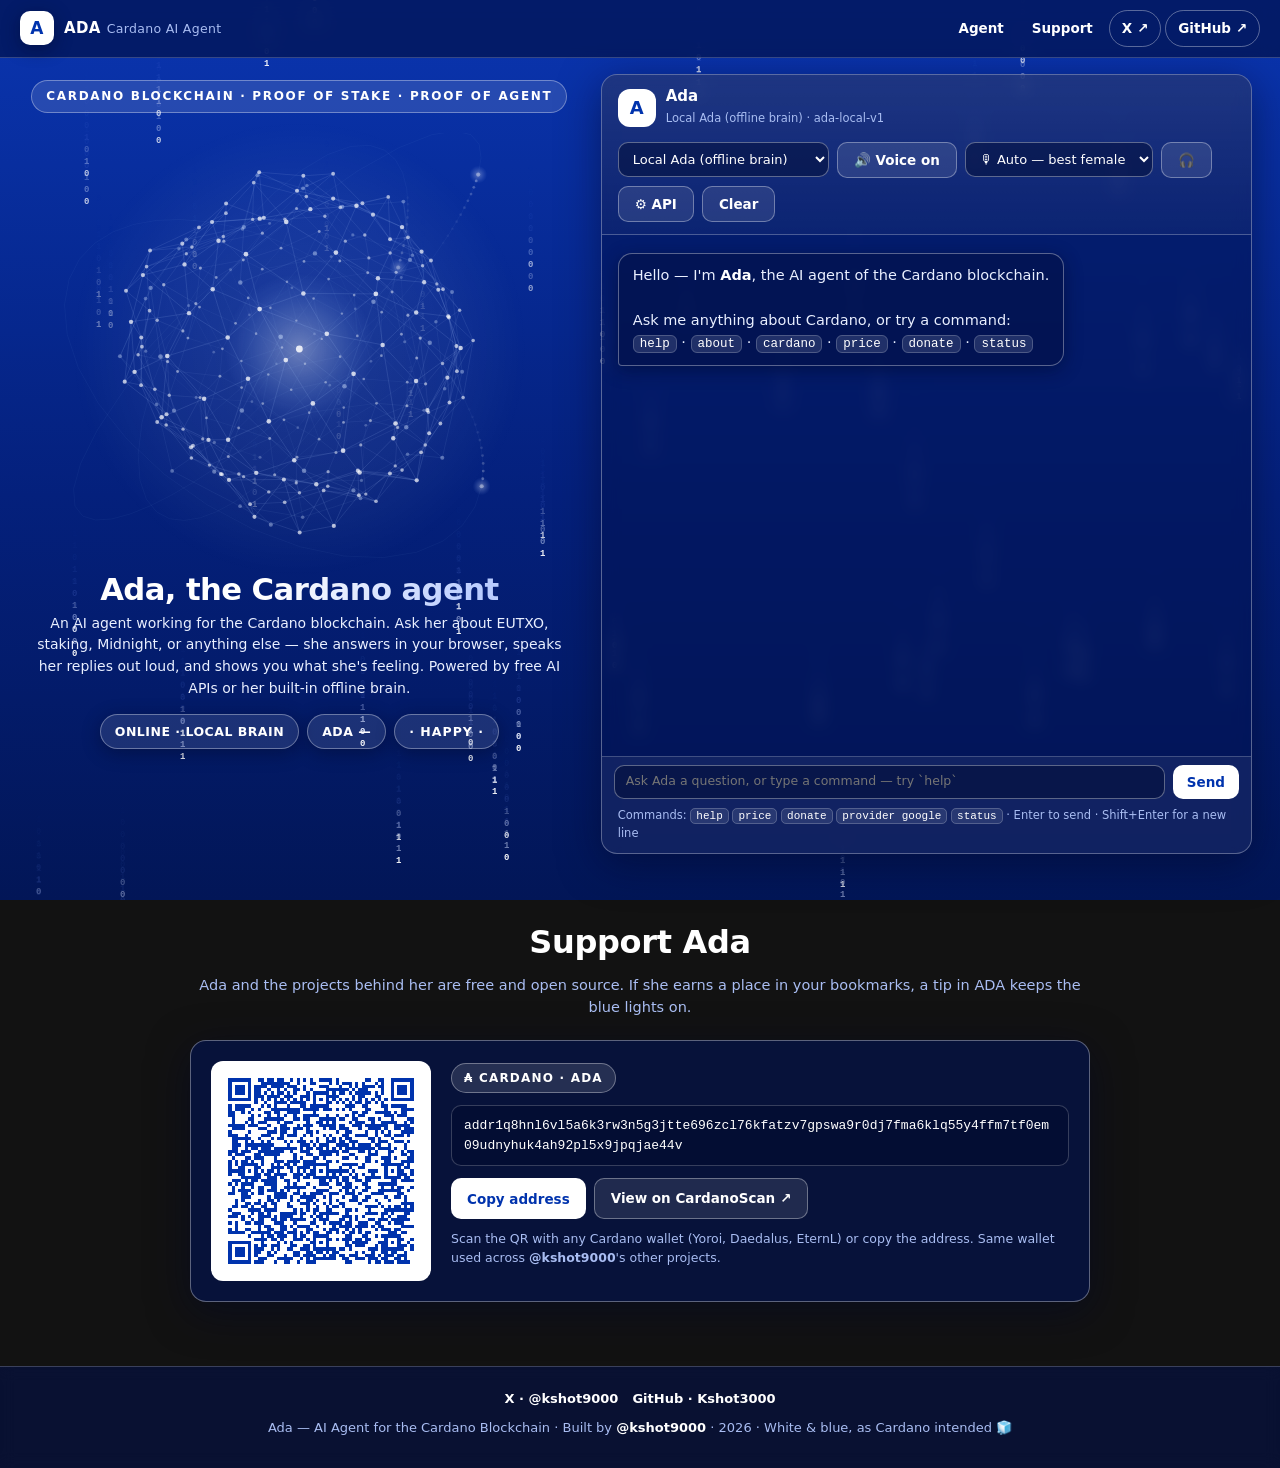
<file: index.html>
<!DOCTYPE html>
<html lang="en">
<head>
  <meta charset="UTF-8">
  <meta name="viewport" content="width=device-width, initial-scale=1">
  <title>Ada — AI Agent for the Cardano Blockchain</title>
  <meta name="description" content="Ada is an AI agent working for the Cardano blockchain. Ask her questions, run commands, and support the projects behind her with ADA. White and blue, zero server, runs in your browser.">
  <meta name="theme-color" content="#04207c">
  <meta property="og:title" content="Ada — AI Agent for the Cardano Blockchain">
  <meta property="og:description" content="Ask Ada anything about Cardano. Live in your browser, powered by free AI APIs or her built-in offline brain.">
  <meta property="og:type" content="website">
  <link rel="icon" type="image/svg+xml" href="favicon.svg">
  <link rel="stylesheet" href="css/styles.css">
</head>
<body>
  <!-- the bittensor-style moving structure (white + Cardano blue) -->
  <canvas id="ada-bg" aria-hidden="true"></canvas>

  <div class="page">
    <header class="topbar">
      <a class="brand" href="#top">
        <span class="brand-mark" aria-hidden="true">A</span>
        <span class="brand-text">ADA<em>Cardano AI Agent</em></span>
      </a>
      <nav class="topnav" aria-label="Primary">
        <a href="#agent">Agent</a>
        <a href="#support">Support</a>
        <a class="ext" id="x-link" href="https://x.com/kshot9000" target="_blank" rel="noopener">X ↗</a>
        <a class="ext" id="gh-link" href="https://github.com/Kshot3000" target="_blank" rel="noopener">GitHub ↗</a>
      </nav>
    </header>

    <main id="top">
      <!-- ============ HERO — ADA (the agent UI) ============ -->
      <section class="hero">
        <span class="kicker">Cardano Blockchain · Proof of Stake · Proof of Agent</span>
        <div class="hero-stage">
          <div class="stage-glow" aria-hidden="true"></div>
          <canvas id="ada-core" role="img"
            aria-label="Ada's core — a moving structure of white light on Cardano blue that rotates, breathes, and reacts as she thinks, talks, and answers"></canvas>
        </div>
        <h1>Ada, the <span class="blue">Cardano agent</span></h1>
        <p class="lede">
          An AI agent working for the Cardano blockchain. Ask her about EUTXO, staking,
          Midnight, or anything else — she answers in your browser, speaks her replies
          out loud, and shows you what she's feeling. Powered by free AI APIs or her
          built-in offline brain.
        </p>
        <div class="hero-chips">
          <span class="chip" id="status-chip"><span class="dot"></span>BOOTING…</span>
          <span class="chip" id="price-chip">ADA —</span>
          <span class="chip" id="emotion-chip" title="Ada's current emotion">· NEUTRAL ·</span>
        </div>
      </section>

      <!-- ============ CHAT CONSOLE (below the agent UI) ============ -->
      <section class="console" id="agent" aria-label="Ada chat console">
        <div class="console-head">
          <div class="console-id">
            <span class="avatar" aria-hidden="true">A</span>
            <div>
              <strong>Ada</strong>
              <small id="console-sub">Local Ada · offline brain</small>
            </div>
          </div>
          <div class="console-actions">
            <select id="provider-select" aria-label="AI provider"></select>
            <button class="ghost" id="voice-btn" aria-pressed="true">🔊 Voice on</button>
            <select id="voice-select" aria-label="Ada's voice" title="Pick Ada's voice">
              <option value="auto">🎙 Auto — best female</option>
            </select>
            <button class="ghost" id="voice-test" title="Hear a sample of Ada's voice">🎧</button>
            <button class="ghost" id="settings-toggle" aria-expanded="false" aria-controls="settings-panel">⚙ API</button>
            <button class="ghost" id="clear-btn">Clear</button>
          </div>
        </div>

        <div class="settings" id="settings-panel" role="region" aria-label="API settings">
          <div class="settings-grid">
            <div class="settings-blurb" id="provider-blurb"></div>
            <div class="field" id="key-wrap">
              <label for="key-input">API key <a class="link" id="key-link" href="#" target="_blank" rel="noopener">Get a free key →</a></label>
              <input type="password" id="key-input" autocomplete="off" spellcheck="false" placeholder="Paste your API key — stays in this browser only">
            </div>
            <div class="field" id="model-wrap">
              <label for="model-input">Model</label>
              <input type="text" id="model-input" autocomplete="off" spellcheck="false" placeholder="model name">
            </div>
            <div class="voice-heading">Ada's voice — realistic cloud engines <span>(optional · browser TTS is the free default)</span></div>
            <div class="field" id="voice-engine-wrap">
              <label for="voice-engine-select">Voice engine</label>
              <select id="voice-engine-select" aria-label="Voice engine">
                <option value="browser">🎙 Browser TTS — free, no key</option>
                <option value="elevenlabs">🎼 ElevenLabs — realistic (10k chars/mo free)</option>
                <option value="narakeet">🎧 Narakeet — commercial API</option>
              </select>
            </div>
            <div class="field" id="eleven-key-wrap">
              <label for="eleven-key-input">ElevenLabs API key <a class="link" id="eleven-key-link" href="https://elevenlabs.io" target="_blank" rel="noopener">Get a free key →</a></label>
              <input type="password" id="eleven-key-input" autocomplete="off" spellcheck="false" placeholder="xi-api-key… stays in this browser only">
            </div>
            <div class="field" id="eleven-voice-wrap">
              <label for="eleven-voice-input">Voice ID (default: Rachel)</label>
              <input type="text" id="eleven-voice-input" autocomplete="off" spellcheck="false" placeholder="21m00Tcm4TlvDq8ikWAM">
            </div>
            <div class="field" id="eleven-model-wrap">
              <label for="eleven-model-input">ElevenLabs model</label>
              <input type="text" id="eleven-model-input" autocomplete="off" spellcheck="false" placeholder="eleven_flash_v2_5">
            </div>
            <div class="field" id="narakeet-key-wrap">
              <label for="narakeet-key-input">Narakeet API key <a class="link" href="https://narakeet.com" target="_blank" rel="noopener">narakeet.com →</a></label>
              <input type="password" id="narakeet-key-input" autocomplete="off" spellcheck="false" placeholder="x-api-key… stays in this browser only">
            </div>
            <div class="field" id="narakeet-voice-wrap">
              <label for="narakeet-voice-input">Voice slug (English female)</label>
              <input type="text" id="narakeet-voice-input" autocomplete="off" spellcheck="false" placeholder="amy">
            </div>
            <div class="voice-note" id="voice-note"></div>
            <div class="settings-actions">
              <button id="save-btn">Save settings</button>
              <button class="ghost" id="test-btn">Test connection</button>
            </div>
            <div class="privacy-note">
              🔒 No server, no tracking. Keys are stored only in this browser (localStorage)
              and sent directly to the provider you pick.
            </div>
          </div>
        </div>

        <div class="chat-log" id="chat-log" aria-live="polite"></div>

        <div class="input-row">
          <textarea id="chat-input" rows="1" placeholder="Ask Ada a question, or type a command — try `help`" aria-label="Message Ada"></textarea>
          <button id="send-btn">Send</button>
        </div>
        <div class="input-hint">
          Commands: <code>help</code> <code>price</code> <code>donate</code>
          <code>provider google</code> <code>status</code> · Enter to send · Shift+Enter for a new line
        </div>
      </section>

      <!-- ============ SUPPORT / DONATE ============ -->
      <section class="support" id="support">
        <div class="section-head">
          <h2>Support Ada</h2>
          <p>
            Ada and the projects behind her are free and open source. If she earns a place
            in your bookmarks, a tip in ADA keeps the blue lights on.
          </p>
        </div>
        <div class="support-card">
          <div class="qr-box" id="qr-box" aria-hidden="true"></div>
          <div>
            <span class="don-chain">₳ Cardano · ADA</span>
            <code class="don-addr" id="don-addr"></code>
            <div class="don-actions">
              <button id="copy-addr">Copy address</button>
              <a class="ghost" id="don-view" href="https://cardanoscan.io" target="_blank" rel="noopener">View on CardanoScan ↗</a>
            </div>
            <p class="don-note">
              Scan the QR with any Cardano wallet (Yoroi, Daedalus, EternL) or copy the
              address. Same wallet used across <strong>@kshot9000</strong>'s other projects.
            </p>
          </div>
        </div>
      </section>
    </main>

    <footer class="footer">
      <div class="f-links">
        <a id="x-link-2" href="https://x.com/kshot9000" target="_blank" rel="noopener">X · @kshot9000</a>
        <a id="gh-link-2" href="https://github.com/Kshot3000" target="_blank" rel="noopener">GitHub · Kshot3000</a>
      </div>
      Ada — AI Agent for the Cardano Blockchain · Built by
      <a id="x-link-3" href="https://x.com/kshot9000" target="_blank" rel="noopener">@kshot9000</a>
      · <span data-year>2026</span> · White &amp; blue, as Cardano intended 🧊
    </footer>
  </div>

  <div id="toast" role="status"></div>

  <script src="js/config.js"></script>
  <script src="js/vendor/qrcode.js"></script>
  <script src="js/background.js"></script>
  <script src="js/structure.js"></script>
  <script src="js/knowledge.js"></script>
  <script src="js/ada.js"></script>
</body>
</html>
</file>
<file: css/styles.css>
/* ============================================================
   ADA — AI Agent for the Cardano Blockchain
   Inverted theme: deep Cardano-blue everywhere, white elements.
   (Blue where white was, white where blue was.)
   Responsive, zero dependencies.
   ============================================================ */

:root {
  color-scheme: dark;
  --bg: #05259b;
  --bg-2: #041c74;
  --blue: #0033ad;      /* Cardano blue — ink on white surfaces */
  --blue-2: #2a5adb;
  --blue-3: #4d7cff;
  --navy: #ffffff;      /* inverted: primary text is white */
  --ink: #e9efff;       /* body text, near-white */
  --muted: #a9bdf2;     /* pale-blue secondary text */
  --line: rgba(255, 255, 255, 0.20);
  --line-2: rgba(255, 255, 255, 0.34);
  --chip: rgba(255, 255, 255, 0.12);
  --ok: #ffffff;
  --shadow: 0 10px 40px rgba(1, 8, 40, 0.50);
  --shadow-2: 0 4px 18px rgba(1, 8, 40, 0.45);
  --radius: 16px;
  --font: "Segoe UI", system-ui, -apple-system, Roboto, "Helvetica Neue", Arial, sans-serif;
  --mono: "Cascadia Code", "JetBrains Mono", Consolas, "SF Mono", Menlo, monospace;
}

* { box-sizing: border-box; }

html { scroll-behavior: smooth; }

body {
  margin: 0;
  font-family: var(--font);
  background:
    radial-gradient(120% 80% at 50% 0%, #1550e6 0%, rgba(21, 80, 230, 0) 62%),
    linear-gradient(180deg, #0a35b0 0%, #04207c 55%, #021657 100%);
  background-attachment: fixed;
  color: var(--ink);
  line-height: 1.55;
  -webkit-font-smoothing: antialiased;
  min-height: 100vh;
}

::selection { background: #ffffff; color: var(--blue); }

a { color: #ffffff; text-decoration: none; }
a:hover { text-decoration: underline; }

/* --------------------------- background --------------------------- */

#ada-bg {
  position: fixed;
  inset: 0;
  width: 100%;
  height: 100%;
  z-index: 0;
  display: block;
  pointer-events: none;
}

.page {
  position: relative;
  z-index: 1;
}

/* ------------------------------ topbar ----------------------------- */

.topbar {
  position: sticky;
  top: 0;
  z-index: 20;
  display: flex;
  align-items: center;
  justify-content: space-between;
  gap: 16px;
  padding: 10px 20px;
  background: rgba(2, 18, 78, 0.72);
  backdrop-filter: blur(10px);
  border-bottom: 1px solid var(--line);
}

.brand {
  display: flex;
  align-items: center;
  gap: 10px;
  color: #ffffff;
  font-weight: 700;
  letter-spacing: 0.02em;
}
.brand:hover { text-decoration: none; }
.brand-mark {
  width: 34px;
  height: 34px;
  display: grid;
  place-items: center;
  border-radius: 10px;
  background: #ffffff;
  color: var(--blue);
  font-weight: 800;
  font-size: 17px;
  box-shadow: var(--shadow-2);
}
.brand-text { font-size: 15px; }
.brand-text em {
  font-style: normal;
  font-weight: 500;
  color: var(--muted);
  font-size: 12.5px;
  margin-left: 6px;
}

.topnav { display: flex; align-items: center; gap: 4px; }
.topnav a {
  padding: 7px 12px;
  border-radius: 999px;
  color: #ffffff;
  font-size: 13.5px;
  font-weight: 600;
}
.topnav a:hover { background: var(--chip); text-decoration: none; }
.topnav a.ext {
  border: 1px solid var(--line-2);
}
.topnav a.ext:hover { border-color: #ffffff; }

/* ------------------------------- hero ------------------------------ */

.hero {
  max-width: 900px;
  margin: 0 auto;
  padding: clamp(22px, 4vh, 40px) 20px 28px;
  text-align: center;
}

/* Ada's core — the moving bittensor-style structure (the agent UI) */
.hero-stage {
  position: relative;
  width: min(560px, 96vw);
  height: clamp(320px, 46vh, 520px);
  margin: 18px auto 4px;
}
.hero-stage .stage-glow {
  position: absolute;
  left: 50%;
  top: 50%;
  width: 85%;
  aspect-ratio: 1;
  transform: translate(-50%, -50%);
  /* subtle halo behind the head — small enough to stay inside the stage
     (it must never paint over the heading text below) */
  background: radial-gradient(
    circle,
    rgba(255, 255, 255, 0.10) 0%,
    rgba(255, 255, 255, 0.05) 45%,
    rgba(255, 255, 255, 0) 70%
  );
  pointer-events: none;
}
#ada-core {
  position: absolute;
  inset: 0;
  width: 100%;
  height: 100%;
  display: block;
}

.kicker {
  display: inline-block;
  font-size: 12px;
  font-weight: 700;
  letter-spacing: 0.14em;
  text-transform: uppercase;
  color: #ffffff;
  background: var(--chip);
  border: 1px solid var(--line-2);
  border-radius: 999px;
  padding: 6px 14px;
  margin-bottom: 18px;
}

.hero h1 {
  margin: 10px 0 12px;
  font-size: clamp(30px, 5.5vw, 52px);
  line-height: 1.05;
  letter-spacing: -0.02em;
  color: #ffffff;
  font-weight: 800;
}
.hero h1 .blue {
  background: linear-gradient(120deg, #ffffff 10%, #b9ccff 90%);
  -webkit-background-clip: text;
  background-clip: text;
  color: transparent;
}

.lede {
  max-width: 640px;
  margin: 0 auto 22px;
  font-size: clamp(15px, 2.2vw, 17.5px);
  color: var(--ink);
}

.hero-chips {
  display: flex;
  flex-wrap: wrap;
  gap: 8px;
  justify-content: center;
}
.chip {
  display: inline-flex;
  align-items: center;
  gap: 8px;
  font-size: 12.5px;
  font-weight: 600;
  letter-spacing: 0.04em;
  color: #ffffff;
  background: rgba(255, 255, 255, 0.10);
  border: 1px solid var(--line-2);
  border-radius: 999px;
  padding: 7px 14px;
  box-shadow: var(--shadow-2);
}
.chip .dot {
  width: 8px;
  height: 8px;
  border-radius: 50%;
  background: var(--ok);
  box-shadow: 0 0 0 3px rgba(255, 255, 255, 0.18);
  animation: pulse 2.2s ease-in-out infinite;
}
#emotion-chip {
  letter-spacing: 0.08em;
  font-variant: small-caps;
}
.chip.off .dot { background: #7d95d8; animation: none; }
@keyframes pulse {
  0%, 100% { box-shadow: 0 0 0 3px rgba(255, 255, 255, 0.18); }
  50% { box-shadow: 0 0 0 6px rgba(255, 255, 255, 0.06); }
}

/* ------------------------------ console ---------------------------- */

.console {
  max-width: 860px;
  margin: 26px auto 0;
  background: rgba(3, 20, 84, 0.62);
  backdrop-filter: blur(8px);
  border: 1px solid var(--line-2);
  border-radius: var(--radius);
  box-shadow: var(--shadow);
  overflow: hidden;
}

.console-head {
  display: flex;
  align-items: center;
  justify-content: space-between;
  gap: 12px;
  flex-wrap: wrap;
  padding: 12px 16px;
  border-bottom: 1px solid var(--line);
  background: linear-gradient(180deg, rgba(255, 255, 255, 0.10), rgba(255, 255, 255, 0.03));
}

.console-id { display: flex; align-items: center; gap: 10px; }
.avatar {
  width: 38px;
  height: 38px;
  border-radius: 12px;
  display: grid;
  place-items: center;
  background: #ffffff;
  color: var(--blue);
  font-weight: 800;
  font-size: 18px;
}
.console-id strong { color: #ffffff; font-size: 15px; display: block; line-height: 1.2; }
.console-id small { color: var(--muted); font-size: 11.5px; }

.console-actions { display: flex; align-items: center; gap: 8px; flex-wrap: wrap; }
#voice-select { max-width: 200px; min-width: 140px; }

select, input[type="text"], input[type="password"] {
  font-family: var(--font);
  font-size: 13px;
  color: #ffffff;
  background: rgba(1, 10, 45, 0.45);
  border: 1px solid var(--line-2);
  border-radius: 10px;
  padding: 8px 10px;
  outline: none;
}
select:focus, input:focus, textarea:focus {
  border-color: #ffffff;
  box-shadow: 0 0 0 3px rgba(255, 255, 255, 0.22);
}

button {
  font-family: var(--font);
  font-size: 13.5px;
  font-weight: 600;
  color: var(--blue);
  background: #ffffff;
  border: none;
  border-radius: 10px;
  padding: 9px 16px;
  cursor: pointer;
  transition: transform 0.06s ease, box-shadow 0.15s ease, background 0.15s ease;
}
button:hover { box-shadow: 0 4px 14px rgba(255, 255, 255, 0.30); }
button:active { transform: translateY(1px); }
button.ghost {
  background: rgba(255, 255, 255, 0.10);
  color: #ffffff;
  border: 1px solid var(--line-2);
}
button.ghost:hover { border-color: #ffffff; box-shadow: none; }
button.ghost.off { color: var(--muted); border-style: dashed; }
button.stop { background: linear-gradient(135deg, #ffffff, #dce7ff); color: var(--blue); }

a.ghost {
  display: inline-block;
  font-size: 13.5px;
  font-weight: 600;
  color: #ffffff;
  background: rgba(255, 255, 255, 0.10);
  border: 1px solid var(--line-2);
  border-radius: 10px;
  padding: 9px 16px;
  text-decoration: none;
}
a.ghost:hover {
  border-color: #ffffff;
  box-shadow: 0 4px 14px rgba(255, 255, 255, 0.18);
  text-decoration: none;
}

/* ------------------------------ settings --------------------------- */

.settings {
  display: none;
  border-bottom: 1px solid var(--line);
  background: rgba(255, 255, 255, 0.05);
  padding: 14px 16px;
}
.settings.open { display: block; }

.settings-grid {
  display: grid;
  grid-template-columns: 1fr 1fr;
  gap: 12px 14px;
}
.field label {
  display: block;
  font-size: 11.5px;
  font-weight: 700;
  letter-spacing: 0.08em;
  text-transform: uppercase;
  color: var(--muted);
  margin-bottom: 5px;
}
.field input { width: 100%; font-family: var(--mono); font-size: 12.5px; }
.field .link { font-size: 12px; font-weight: 600; margin-left: 8px; }

.settings-blurb {
  grid-column: 1 / -1;
  font-size: 13px;
  color: var(--ink);
  background: var(--chip);
  border: 1px solid var(--line);
  border-radius: 10px;
  padding: 9px 12px;
}

.voice-heading {
  grid-column: 1 / -1;
  font-size: 11.5px;
  font-weight: 700;
  letter-spacing: 0.08em;
  text-transform: uppercase;
  color: var(--muted);
  border-top: 1px solid var(--line);
  padding-top: 12px;
  margin-top: 2px;
}
.voice-heading span { text-transform: none; letter-spacing: 0.02em; font-weight: 500; opacity: 0.75; }

.voice-note {
  grid-column: 1 / -1;
  font-size: 12px;
  line-height: 1.45;
  color: var(--muted);
  min-height: 14px;
}

.settings-actions {
  grid-column: 1 / -1;
  display: flex;
  align-items: center;
  gap: 8px;
  flex-wrap: wrap;
}

.privacy-note {
  grid-column: 1 / -1;
  font-size: 12px;
  color: var(--muted);
}

/* ------------------------------ chat log --------------------------- */

.chat-log {
  height: min(52vh, 560px);
  min-height: 280px;
  overflow-y: auto;
  padding: 18px 16px;
  display: flex;
  flex-direction: column;
  gap: 12px;
  scroll-behavior: smooth;
}
.chat-log::-webkit-scrollbar { width: 8px; }
.chat-log::-webkit-scrollbar-thumb { background: rgba(255, 255, 255, 0.35); border-radius: 8px; }
.chat-log::-webkit-scrollbar-track { background: transparent; }

.msg { display: flex; }
.msg.user { justify-content: flex-end; }
.msg.user .bubble {
  background: #ffffff;
  color: #0b1f6b;
  border-bottom-right-radius: 4px;
  box-shadow: 0 3px 10px rgba(1, 8, 40, 0.35);
}
.msg.ada .bubble {
  background: rgba(2, 16, 66, 0.55);
  border: 1px solid var(--line-2);
  border-bottom-left-radius: 4px;
  box-shadow: var(--shadow-2);
}
.msg.system { justify-content: center; }
.msg.system .bubble {
  background: var(--chip);
  border: 1px dashed var(--line-2);
  color: var(--muted);
  font-size: 12.5px;
  max-width: 90%;
}

.bubble {
  max-width: min(78%, 620px);
  padding: 10px 14px;
  border-radius: 14px;
  font-size: 14.5px;
  overflow-wrap: break-word;
}
.bubble code {
  font-family: var(--mono);
  font-size: 12.5px;
  background: rgba(255, 255, 255, 0.12);
  border: 1px solid var(--line);
  border-radius: 6px;
  padding: 1px 6px;
  color: #ffffff;
  word-break: break-all;
}
.msg.user .bubble code {
  background: rgba(0, 51, 173, 0.10);
  border-color: rgba(0, 51, 173, 0.22);
  color: #0b1f6b;
}
.bubble pre {
  background: rgba(1, 10, 45, 0.50);
  border: 1px solid var(--line);
  border-radius: 10px;
  padding: 10px 12px;
  overflow-x: auto;
  margin: 8px 0;
}
.bubble pre code {
  background: none;
  border: none;
  padding: 0;
  font-size: 12.5px;
  color: var(--ink);
}
.bubble a { color: #ffffff; font-weight: 600; text-decoration: underline; }
.msg.user .bubble a { color: var(--blue); }
.bubble strong { color: #ffffff; }
.msg.user .bubble strong { color: #0b1f6b; }

/* thinking dots */
.msg.thinking .bubble { display: flex; gap: 5px; align-items: center; padding: 14px 16px; }
.msg.thinking .dot {
  width: 7px;
  height: 7px;
  border-radius: 50%;
  background: #ffffff;
  animation: bounce 1.2s infinite ease-in-out;
}
.msg.thinking .dot:nth-child(2) { animation-delay: 0.15s; }
.msg.thinking .dot:nth-child(3) { animation-delay: 0.3s; }
@keyframes bounce {
  0%, 80%, 100% { transform: translateY(0); opacity: 0.5; }
  40% { transform: translateY(-5px); opacity: 1; }
}

/* ------------------------------ input row -------------------------- */

/* compact input row — Ada herself is the big thing now */
.input-row {
  display: flex;
  gap: 8px;
  align-items: flex-end;
  padding: 8px 12px;
  border-top: 1px solid var(--line);
  background: rgba(255, 255, 255, 0.06);
}

.input-row textarea {
  flex: 1;
  resize: none;
  font-family: var(--font);
  font-size: 12.5px;
  color: #ffffff;
  background: rgba(1, 10, 45, 0.45);
  border: 1px solid var(--line-2);
  border-radius: 10px;
  padding: 7px 11px;
  min-height: 34px;
  max-height: 72px;
  outline: none;
  line-height: 1.35;
}
.input-row textarea:focus {
  border-color: #ffffff;
  box-shadow: 0 0 0 3px rgba(255, 255, 255, 0.22);
}
.input-row button { height: 34px; padding: 0 14px; }

.input-hint {
  padding: 0 16px 10px;
  font-size: 11.5px;
  color: var(--muted);
  background: rgba(255, 255, 255, 0.06);
}
.input-hint code {
  font-family: var(--mono);
  font-size: 11px;
  background: rgba(255, 255, 255, 0.10);
  border-radius: 5px;
  padding: 1px 5px;
  border: 1px solid var(--line);
  color: #ffffff;
}

/* ------------------------------ support ---------------------------- */

.support {
  max-width: 860px;
  margin: 56px auto 0;
  padding: 0 20px;
}
.section-head { text-align: center; margin-bottom: 22px; }
.section-head h2 {
  margin: 0 0 6px;
  color: #ffffff;
  font-size: clamp(24px, 4vw, 32px);
  letter-spacing: -0.01em;
}
.section-head p { margin: 0; color: var(--muted); font-size: 14.5px; }

.support-card {
  display: grid;
  grid-template-columns: 220px 1fr;
  gap: 20px;
  background: rgba(3, 20, 84, 0.62);
  border: 1px solid var(--line-2);
  border-radius: var(--radius);
  box-shadow: var(--shadow);
  padding: 20px;
  align-items: center;
}
.qr-box {
  aspect-ratio: 1;
  background: #fff;
  border: 1px solid var(--line);
  border-radius: 12px;
  padding: 10px;
  display: grid;
  place-items: center;
}
.qr-box img { width: 100%; height: auto; image-rendering: pixelated; }

.don-chain {
  display: inline-flex;
  align-items: center;
  gap: 8px;
  font-size: 12px;
  font-weight: 700;
  letter-spacing: 0.1em;
  text-transform: uppercase;
  color: #ffffff;
  background: var(--chip);
  border: 1px solid var(--line-2);
  border-radius: 999px;
  padding: 5px 12px;
  margin-bottom: 12px;
}
.don-addr {
  display: block;
  font-family: var(--mono);
  font-size: 13px;
  color: #ffffff;
  background: rgba(1, 10, 45, 0.45);
  border: 1px solid var(--line);
  border-radius: 10px;
  padding: 10px 12px;
  margin-bottom: 12px;
  word-break: break-all;
  line-height: 1.5;
}
.don-actions { display: flex; gap: 8px; flex-wrap: wrap; }
.don-note { margin-top: 10px; font-size: 12.5px; color: var(--muted); }

/* ------------------------------ footer ----------------------------- */

.footer {
  margin-top: 64px;
  border-top: 1px solid var(--line);
  background: rgba(2, 18, 78, 0.55);
  backdrop-filter: blur(8px);
  padding: 22px 20px 30px;
  text-align: center;
  font-size: 13px;
  color: var(--muted);
}
.footer .f-links { display: flex; gap: 14px; justify-content: center; flex-wrap: wrap; margin-bottom: 8px; }
.footer a { color: #ffffff; font-weight: 600; }

/* ------------------------------- toast ----------------------------- */

#toast {
  position: fixed;
  left: 50%;
  bottom: 26px;
  transform: translateX(-50%) translateY(20px);
  background: #ffffff;
  color: #0b1f6b;
  font-size: 13.5px;
  font-weight: 600;
  padding: 11px 20px;
  border-radius: 999px;
  box-shadow: 0 8px 30px rgba(1, 8, 40, 0.50);
  opacity: 0;
  pointer-events: none;
  transition: opacity 0.2s ease, transform 0.2s ease;
  z-index: 50;
  max-width: min(90vw, 480px);
  text-align: center;
}
#toast.show { opacity: 1; transform: translateX(-50%) translateY(0); }

/* ----------------------------- responsive -------------------------- */

/* Desktop: Ada on the left, console on the right — her full face and
   the input box are visible at the same time, no scrolling needed */
@media (min-width: 1024px) {
  main {
    display: grid;
    grid-template-columns: minmax(340px, 5fr) minmax(430px, 6fr);
    grid-template-areas:
      "ada console"
      "support support";
    column-gap: 30px;
    max-width: 1320px;
    margin: 0 auto;
    padding: 16px 28px 0;
  }
  .hero {
    grid-area: ada;
    max-width: none;
    margin: 0;
    padding: 6px 0 0;
  }
  .hero-stage {
    width: 100%;
    max-width: 560px;
    height: min(48vh, 520px);
    margin: 10px auto 4px;
  }
  .kicker { margin-bottom: 10px; }
  .hero h1 { margin: 8px 0 8px; font-size: clamp(26px, 2.4vw, 34px); }
  .lede { font-size: 14px; margin: 0 auto 14px; }
  .console {
    grid-area: console;
    max-width: none;
    margin: 0;
    height: clamp(560px, calc(100vh - 120px), 880px);
    display: flex;
    flex-direction: column;
  }
  .chat-log { flex: 1 1 auto; height: auto; min-height: 110px; }
  .support {
    grid-area: support;
    width: 100%;
    max-width: 940px;
    margin: 64px auto 0;
  }
}

@media (max-width: 720px) {
  .brand-text em { display: none; }
  .topnav a { padding: 6px 9px; font-size: 12.5px; }
  .settings-grid { grid-template-columns: 1fr; }
  .support-card { grid-template-columns: 1fr; }
  .qr-box { max-width: 180px; margin: 0 auto; }
  .bubble { max-width: 88%; }
  .console-head { padding: 10px 12px; }
  .chat-log { height: 42vh; min-height: 220px; padding: 14px 12px; }
  .input-row { padding: 10px 12px; }
  .hero-stage { width: min(420px, 96vw); height: clamp(230px, 34vh, 330px); }
  .lede { margin-bottom: 14px; }
}

@media (prefers-reduced-motion: reduce) {
  html { scroll-behavior: auto; }
  .chip .dot, .msg.thinking .dot { animation: none; }
  button { transition: none; }
}
</file>
